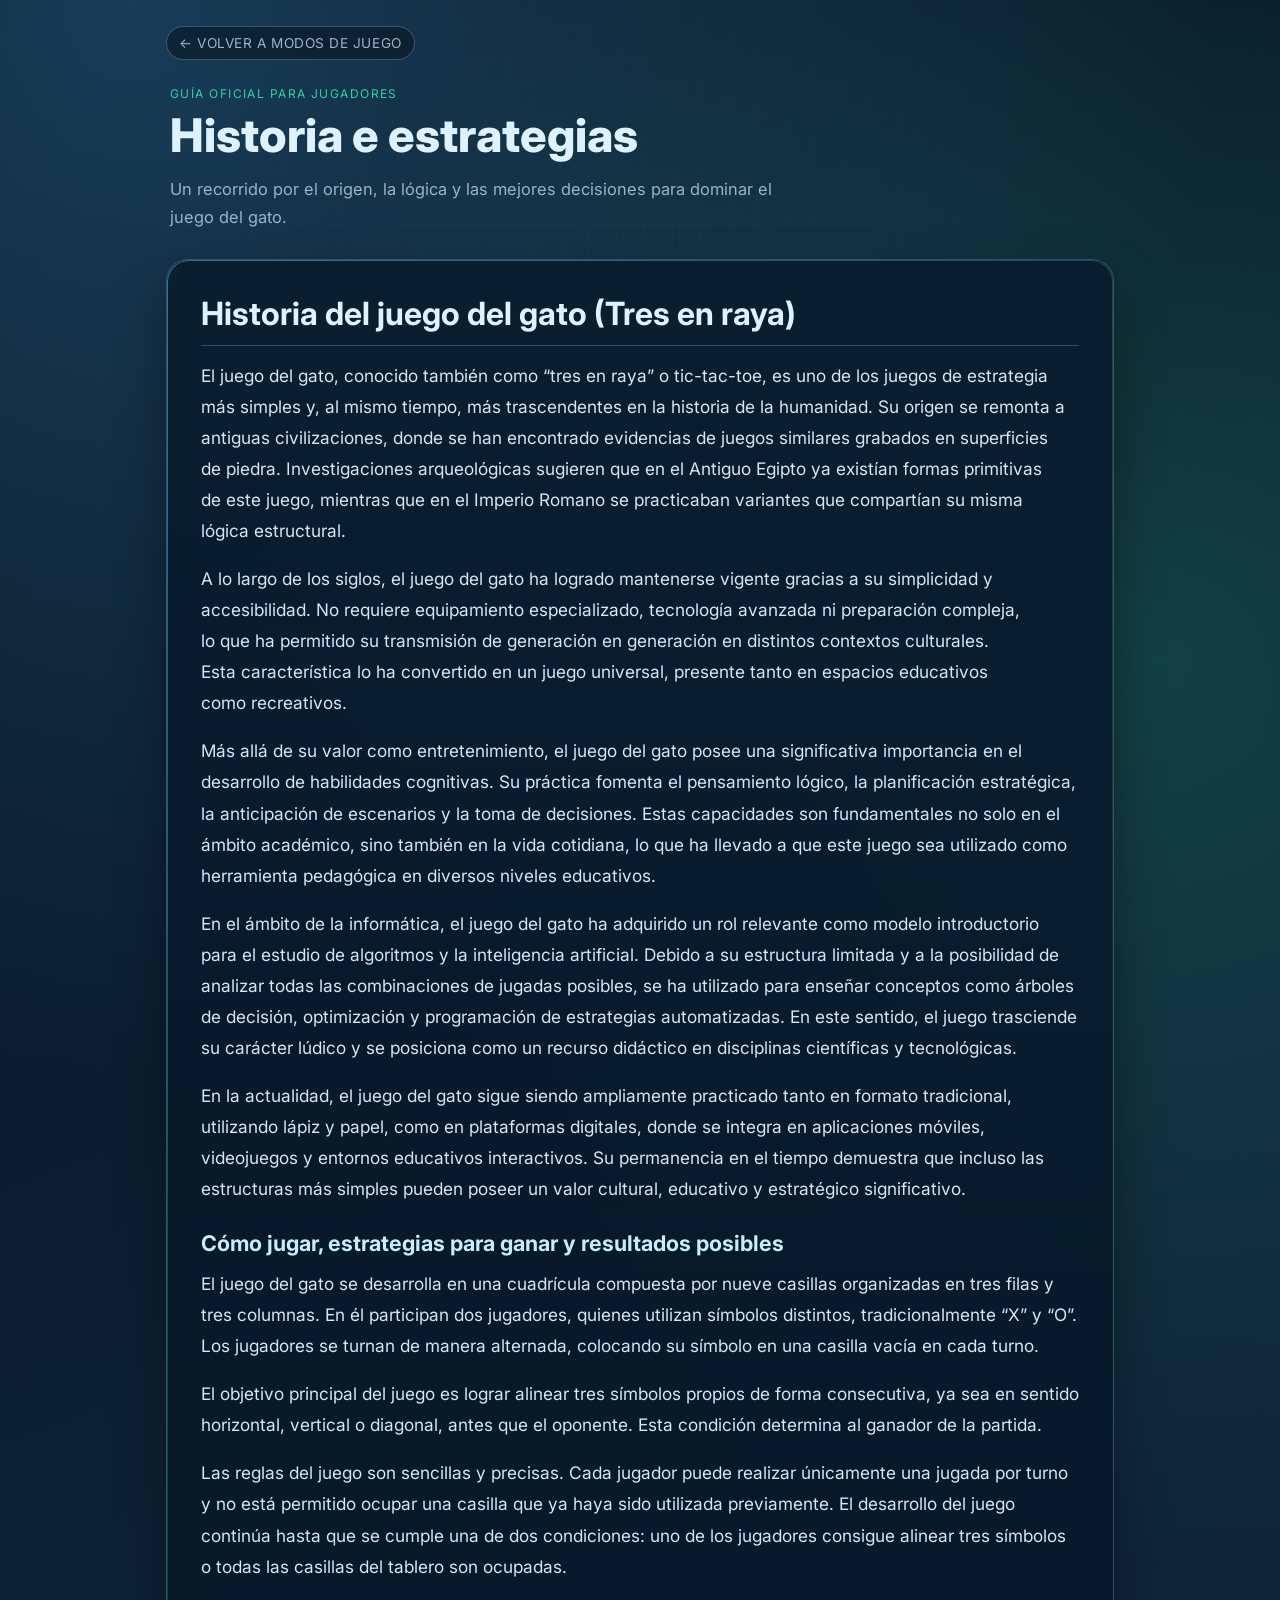
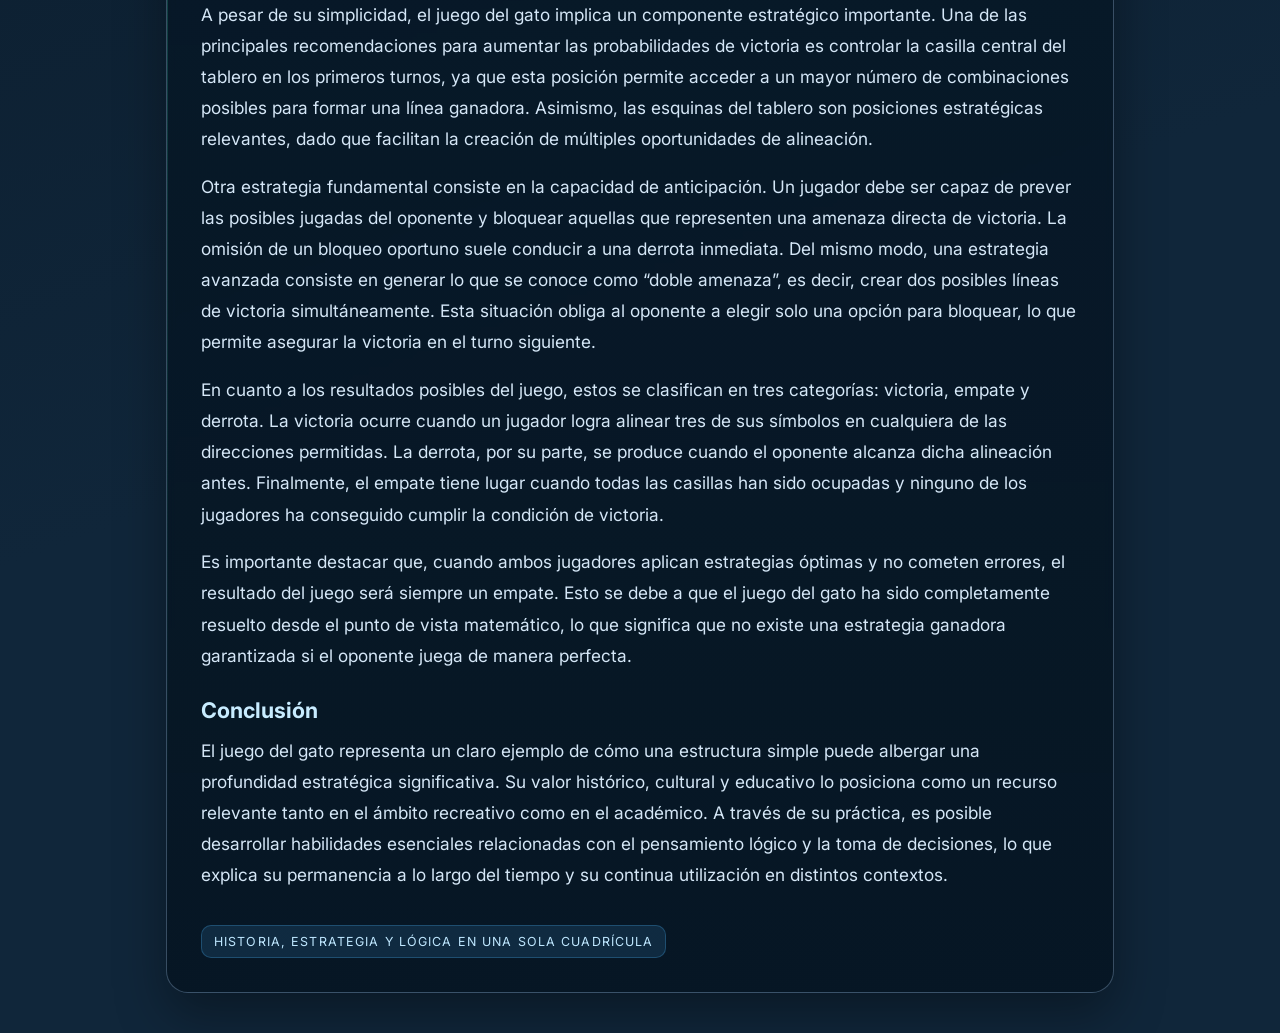
<file: historia.html>
<!DOCTYPE html>
<html lang="es">

<head>
    <meta charset="UTF-8">
    <meta name="viewport" content="width=device-width, initial-scale=1.0">
    <title>Historia e estrategias | Juego del Gato Pro</title>
    <link rel="preconnect" href="https://fonts.googleapis.com">
    <link rel="preconnect" href="https://fonts.gstatic.com" crossorigin>
    <link href="https://fonts.googleapis.com/css2?family=Inter:wght@400;500;600;700;800&display=swap" rel="stylesheet">
    <style>
        :root {
            --bg-1: #06131f;
            --bg-2: #10263a;
            --panel: rgba(5, 20, 33, 0.86);
            --panel-border: rgba(148, 182, 214, 0.35);
            --title: #dff2ff;
            --text: #d5e7f7;
            --muted: #9ab4c9;
            --accent: #4cb6ff;
            --accent-2: #33d1a4;
        }

        * {
            box-sizing: border-box;
        }

        body {
            margin: 0;
            min-height: 100vh;
            color: var(--text);
            font-family: 'Inter', sans-serif;
            background:
                radial-gradient(circle at 10% 0%, rgba(76, 182, 255, 0.25), transparent 38%),
                radial-gradient(circle at 90% 25%, rgba(51, 209, 164, 0.2), transparent 40%),
                linear-gradient(160deg, var(--bg-1) 0%, var(--bg-2) 70%);
            overflow-x: hidden;
        }

        .ambient-lines {
            position: fixed;
            inset: 0;
            background-image: linear-gradient(to right, rgba(255, 255, 255, 0.03) 1px, transparent 1px), linear-gradient(to bottom, rgba(255, 255, 255, 0.03) 1px, transparent 1px);
            background-size: 28px 28px;
            pointer-events: none;
            mask-image: radial-gradient(circle at center, rgba(0, 0, 0, 0.85), transparent 85%);
        }

        .page {
            width: min(100%, 980px);
            margin: 0 auto;
            padding: 26px 16px 40px;
            position: relative;
            z-index: 2;
        }

        .nav-back {
            display: inline-flex;
            align-items: center;
            gap: 8px;
            font-family: 'Inter', sans-serif;
            font-size: 0.85rem;
            letter-spacing: 0.04em;
            text-transform: uppercase;
            text-decoration: none;
            color: var(--muted);
            padding: 8px 12px;
            border-radius: 999px;
            border: 1px solid rgba(148, 182, 214, 0.35);
            background: rgba(6, 19, 31, 0.55);
            transition: color 0.25s ease, border-color 0.25s ease, transform 0.25s ease;
        }

        .nav-back:hover {
            color: var(--title);
            border-color: rgba(76, 182, 255, 0.6);
            transform: translateY(-1px);
        }

        .hero {
            margin-top: 18px;
            margin-bottom: 20px;
            padding: 8px 4px;
        }

        .eyebrow {
            margin: 0 0 8px;
            font-family: 'Inter', sans-serif;
            text-transform: uppercase;
            letter-spacing: 0.12em;
            font-size: 0.75rem;
            color: var(--accent-2);
        }

        h1 {
            margin: 0;
            font-family: 'Inter', sans-serif;
            font-weight: 800;
            font-size: clamp(1.8rem, 4vw, 2.9rem);
            line-height: 1.15;
            color: var(--title);
            text-wrap: balance;
        }

        .subtitle {
            max-width: 65ch;
            margin: 14px 0 0;
            color: var(--muted);
            font-size: 1.03rem;
            line-height: 1.65;
        }

        .story-card {
            position: relative;
            border-radius: 22px;
            border: 1px solid var(--panel-border);
            background: linear-gradient(180deg, rgba(9, 28, 45, 0.92), var(--panel));
            box-shadow: 0 22px 50px rgba(0, 0, 0, 0.34);
            padding: clamp(18px, 3vw, 34px);
            backdrop-filter: blur(4px);
        }

        .story-card::before {
            content: "";
            position: absolute;
            inset: 0;
            border-radius: inherit;
            padding: 1px;
            background: linear-gradient(130deg, rgba(76, 182, 255, 0.55), rgba(51, 209, 164, 0.28), transparent 65%);
            -webkit-mask: linear-gradient(#fff 0 0) content-box, linear-gradient(#fff 0 0);
            -webkit-mask-composite: xor;
            mask: linear-gradient(#fff 0 0) content-box, linear-gradient(#fff 0 0);
            mask-composite: exclude;
            pointer-events: none;
        }

        .story-card h2,
        .story-card h3 {
            font-family: 'Inter', sans-serif;
            color: var(--title);
            margin-top: 0;
        }

        .story-card h2 {
            font-size: clamp(1.3rem, 2.8vw, 2rem);
            margin-bottom: 14px;
            padding-bottom: 12px;
            border-bottom: 1px solid rgba(148, 182, 214, 0.32);
        }

        .story-card h3 {
            font-size: clamp(1.05rem, 2vw, 1.35rem);
            margin: 26px 0 12px;
            color: #c8ecff;
        }

        .story-card p {
            margin: 0 0 1.05rem;
            font-size: clamp(1rem, 1.5vw, 1.08rem);
            line-height: 1.8;
            color: var(--text);
            text-wrap: pretty;
        }

        .story-card p:last-child {
            margin-bottom: 0;
        }

        .tag-line {
            margin-top: 18px;
            display: inline-block;
            padding: 8px 12px;
            border-radius: 10px;
            background: rgba(76, 182, 255, 0.13);
            border: 1px solid rgba(76, 182, 255, 0.25);
            color: #bfe7ff;
            font-family: 'Inter', sans-serif;
            font-size: 0.78rem;
            text-transform: uppercase;
            letter-spacing: 0.09em;
        }

        @media (max-width: 700px) {
            .page {
                padding-top: 20px;
            }

            .story-card {
                border-radius: 16px;
            }
        }
    </style>
    <script async src="https://pagead2.googlesyndication.com/pagead/js/adsbygoogle.js?client=ca-pub-7065205760514282"
        crossorigin="anonymous"></script>
</head>

<body>
    <div class="ambient-lines" aria-hidden="true"></div>

    <main class="page">
        <a class="nav-back" href="index.html?view=modos" aria-label="Volver al menu de modos">← Volver a Modos de
            juego</a>

        <section class="hero" aria-labelledby="titulo-principal">
            <p class="eyebrow">Guía oficial para jugadores</p>
            <h1 id="titulo-principal">Historia e estrategias</h1>
            <p class="subtitle">Un recorrido por el origen, la lógica y las mejores decisiones para dominar el juego del
                gato.</p>
        </section>

        <article class="story-card" aria-label="Contenido educativo del juego del gato">
            <h2>Historia del juego del gato (Tres en raya)</h2>

            <p>El juego del gato, conocido también como “tres en raya” o tic-tac-toe, es uno de los juegos de estrategia
                más simples y, al mismo tiempo, más trascendentes en la historia de la humanidad. Su origen se remonta a
                antiguas civilizaciones, donde se han encontrado evidencias de juegos similares grabados en superficies
                de piedra. Investigaciones arqueológicas sugieren que en el Antiguo Egipto ya existían formas primitivas
                de este juego, mientras que en el Imperio Romano se practicaban variantes que compartían su misma lógica
                estructural.</p>

            <p>A lo largo de los siglos, el juego del gato ha logrado mantenerse vigente gracias a su simplicidad y
                accesibilidad. No requiere equipamiento especializado, tecnología avanzada ni preparación compleja, lo
                que ha permitido su transmisión de generación en generación en distintos contextos culturales. Esta
                característica lo ha convertido en un juego universal, presente tanto en espacios educativos como
                recreativos.</p>

            <p>Más allá de su valor como entretenimiento, el juego del gato posee una significativa importancia en el
                desarrollo de habilidades cognitivas. Su práctica fomenta el pensamiento lógico, la planificación
                estratégica, la anticipación de escenarios y la toma de decisiones. Estas capacidades son fundamentales
                no solo en el ámbito académico, sino también en la vida cotidiana, lo que ha llevado a que este juego
                sea utilizado como herramienta pedagógica en diversos niveles educativos.</p>

            <p>En el ámbito de la informática, el juego del gato ha adquirido un rol relevante como modelo introductorio
                para el estudio de algoritmos y la inteligencia artificial. Debido a su estructura limitada y a la
                posibilidad de analizar todas las combinaciones de jugadas posibles, se ha utilizado para enseñar
                conceptos como árboles de decisión, optimización y programación de estrategias automatizadas. En este
                sentido, el juego trasciende su carácter lúdico y se posiciona como un recurso didáctico en disciplinas
                científicas y tecnológicas.</p>

            <p>En la actualidad, el juego del gato sigue siendo ampliamente practicado tanto en formato tradicional,
                utilizando lápiz y papel, como en plataformas digitales, donde se integra en aplicaciones móviles,
                videojuegos y entornos educativos interactivos. Su permanencia en el tiempo demuestra que incluso las
                estructuras más simples pueden poseer un valor cultural, educativo y estratégico significativo.</p>

            <h3>Cómo jugar, estrategias para ganar y resultados posibles</h3>

            <p>El juego del gato se desarrolla en una cuadrícula compuesta por nueve casillas organizadas en tres filas
                y tres columnas. En él participan dos jugadores, quienes utilizan símbolos distintos, tradicionalmente
                “X” y “O”. Los jugadores se turnan de manera alternada, colocando su símbolo en una casilla vacía en
                cada turno.</p>

            <p>El objetivo principal del juego es lograr alinear tres símbolos propios de forma consecutiva, ya sea en
                sentido horizontal, vertical o diagonal, antes que el oponente. Esta condición determina al ganador de
                la partida.</p>

            <p>Las reglas del juego son sencillas y precisas. Cada jugador puede realizar únicamente una jugada por
                turno y no está permitido ocupar una casilla que ya haya sido utilizada previamente. El desarrollo del
                juego continúa hasta que se cumple una de dos condiciones: uno de los jugadores consigue alinear tres
                símbolos o todas las casillas del tablero son ocupadas.</p>

            <p>A pesar de su simplicidad, el juego del gato implica un componente estratégico importante. Una de las
                principales recomendaciones para aumentar las probabilidades de victoria es controlar la casilla central
                del tablero en los primeros turnos, ya que esta posición permite acceder a un mayor número de
                combinaciones posibles para formar una línea ganadora. Asimismo, las esquinas del tablero son posiciones
                estratégicas relevantes, dado que facilitan la creación de múltiples oportunidades de alineación.</p>

            <p>Otra estrategia fundamental consiste en la capacidad de anticipación. Un jugador debe ser capaz de prever
                las posibles jugadas del oponente y bloquear aquellas que representen una amenaza directa de victoria.
                La omisión de un bloqueo oportuno suele conducir a una derrota inmediata. Del mismo modo, una estrategia
                avanzada consiste en generar lo que se conoce como “doble amenaza”, es decir, crear dos posibles líneas
                de victoria simultáneamente. Esta situación obliga al oponente a elegir solo una opción para bloquear,
                lo que permite asegurar la victoria en el turno siguiente.</p>

            <p>En cuanto a los resultados posibles del juego, estos se clasifican en tres categorías: victoria, empate y
                derrota. La victoria ocurre cuando un jugador logra alinear tres de sus símbolos en cualquiera de las
                direcciones permitidas. La derrota, por su parte, se produce cuando el oponente alcanza dicha alineación
                antes. Finalmente, el empate tiene lugar cuando todas las casillas han sido ocupadas y ninguno de los
                jugadores ha conseguido cumplir la condición de victoria.</p>

            <p>Es importante destacar que, cuando ambos jugadores aplican estrategias óptimas y no cometen errores, el
                resultado del juego será siempre un empate. Esto se debe a que el juego del gato ha sido completamente
                resuelto desde el punto de vista matemático, lo que significa que no existe una estrategia ganadora
                garantizada si el oponente juega de manera perfecta.</p>

            <h3>Conclusión</h3>

            <p>El juego del gato representa un claro ejemplo de cómo una estructura simple puede albergar una
                profundidad estratégica significativa. Su valor histórico, cultural y educativo lo posiciona como un
                recurso relevante tanto en el ámbito recreativo como en el académico. A través de su práctica, es
                posible desarrollar habilidades esenciales relacionadas con el pensamiento lógico y la toma de
                decisiones, lo que explica su permanencia a lo largo del tiempo y su continua utilización en distintos
                contextos.</p>

            <span class="tag-line">Historia, estrategia y lógica en una sola cuadrícula</span>
        </article>
    </main>
</body>

</html>
</file>
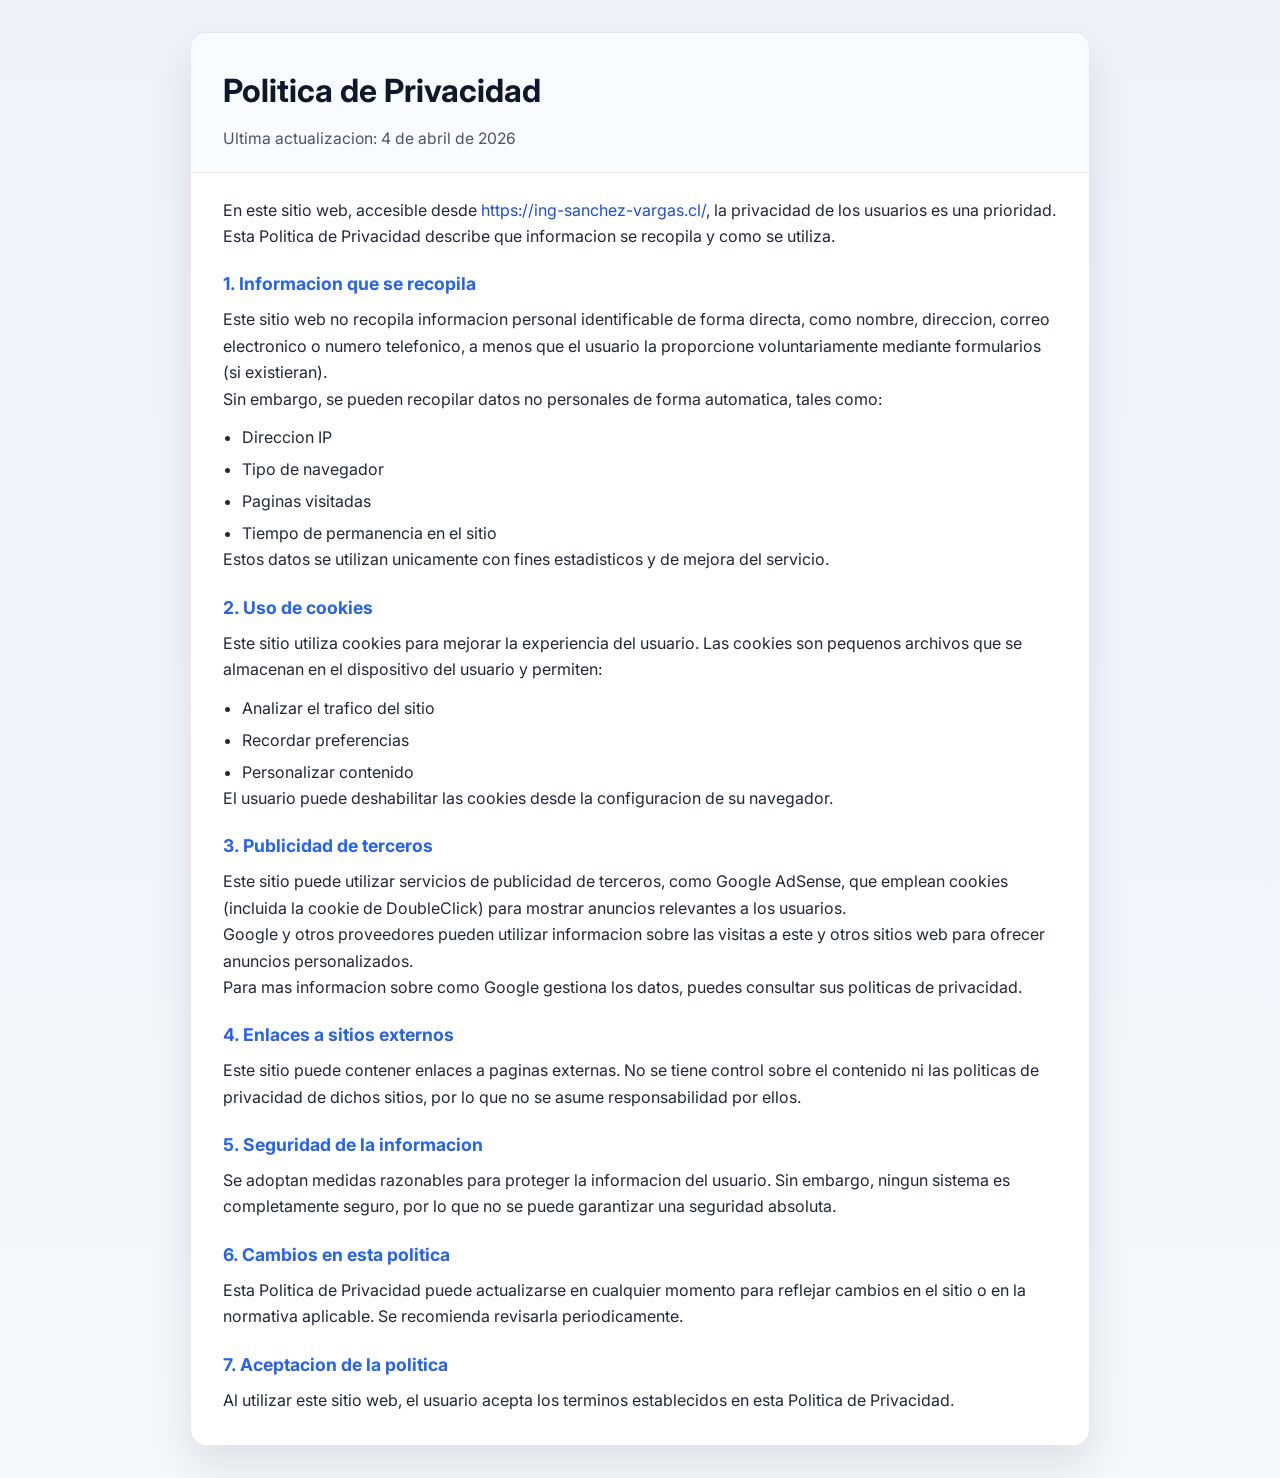
<file: privacidad.html>
<!DOCTYPE html>
<html lang="es">

<head>
    <meta charset="UTF-8">
    <meta name="viewport" content="width=device-width, initial-scale=1.0">
    <title>Politica de Privacidad | ing-sanchez-vargas.cl</title>
    <link rel="preconnect" href="https://fonts.googleapis.com">
    <link rel="preconnect" href="https://fonts.gstatic.com" crossorigin>
    <link href="https://fonts.googleapis.com/css2?family=Inter:wght@400;500;600;700;800&display=swap" rel="stylesheet">
    <style>
        :root {
            --bg: #f4f7fb;
            --card: #ffffff;
            --text: #1f2937;
            --muted: #4b5563;
            --border: #e5e7eb;
            --accent: #2563eb;
        }

        * {
            box-sizing: border-box;
        }

        body {
            margin: 0;
            font-family: 'Inter', sans-serif;
            color: var(--text);
            background: linear-gradient(180deg, #eef3fb 0%, var(--bg) 100%);
            line-height: 1.65;
        }

        .page {
            min-height: 100vh;
            display: flex;
            align-items: center;
            justify-content: center;
            padding: 2rem 1rem;
        }

        .policy-card {
            width: min(900px, 100%);
            background: var(--card);
            border: 1px solid var(--border);
            border-radius: 16px;
            box-shadow: 0 18px 40px rgba(15, 23, 42, 0.1);
            overflow: hidden;
        }

        .policy-header {
            padding: 2rem 2rem 1.25rem;
            border-bottom: 1px solid var(--border);
            background: #f8fbff;
        }

        .policy-header h1 {
            margin: 0 0 0.5rem;
            font-size: clamp(1.5rem, 2.8vw, 2rem);
            color: #0f172a;
        }

        .policy-header p {
            margin: 0;
            color: var(--muted);
            font-size: 0.98rem;
        }

        .policy-content {
            padding: 1.5rem 2rem 2rem;
        }

        .policy-content section+section {
            margin-top: 1.25rem;
        }

        h2 {
            margin: 0 0 0.5rem;
            font-size: 1.1rem;
            color: var(--accent);
        }

        p {
            margin: 0;
            color: var(--text);
        }

        ul {
            margin: 0.75rem 0 0;
            padding-left: 1.2rem;
            color: var(--text);
        }

        li+li {
            margin-top: 0.35rem;
        }

        .policy-link {
            color: #1d4ed8;
            text-decoration: none;
        }

        .policy-link:hover {
            text-decoration: underline;
        }

        @media (max-width: 768px) {
            .page {
                padding: 1rem 0.75rem;
            }

            .policy-header {
                padding: 1.25rem 1rem 1rem;
            }

            .policy-content {
                padding: 1.1rem 1rem 1.25rem;
            }
        }
    </style>
    <script async src="https://pagead2.googlesyndication.com/pagead/js/adsbygoogle.js?client=ca-pub-7065205760514282"
        crossorigin="anonymous"></script>
</head>

<body>
    <main class="page">
        <article class="policy-card" aria-labelledby="policy-title">
            <header class="policy-header">
                <h1 id="policy-title">Politica de Privacidad</h1>
                <p>Ultima actualizacion: 4 de abril de 2026</p>
            </header>

            <div class="policy-content">
                <section>
                    <p>
                        En este sitio web, accesible desde
                        <a class="policy-link" href="https://ing-sanchez-vargas.cl/" target="_blank"
                            rel="noopener noreferrer">https://ing-sanchez-vargas.cl/</a>,
                        la privacidad de los usuarios es una prioridad. Esta Politica de Privacidad describe que
                        informacion se recopila y como se utiliza.
                    </p>
                </section>

                <section>
                    <h2>1. Informacion que se recopila</h2>
                    <p>
                        Este sitio web no recopila informacion personal identificable de forma directa, como nombre,
                        direccion, correo electronico o numero telefonico, a menos que el usuario la proporcione
                        voluntariamente mediante formularios (si existieran).
                    </p>
                    <p>
                        Sin embargo, se pueden recopilar datos no personales de forma automatica, tales como:
                    </p>
                    <ul>
                        <li>Direccion IP</li>
                        <li>Tipo de navegador</li>
                        <li>Paginas visitadas</li>
                        <li>Tiempo de permanencia en el sitio</li>
                    </ul>
                    <p>
                        Estos datos se utilizan unicamente con fines estadisticos y de mejora del servicio.
                    </p>
                </section>

                <section>
                    <h2>2. Uso de cookies</h2>
                    <p>
                        Este sitio utiliza cookies para mejorar la experiencia del usuario. Las cookies son pequenos
                        archivos que se almacenan en el dispositivo del usuario y permiten:
                    </p>
                    <ul>
                        <li>Analizar el trafico del sitio</li>
                        <li>Recordar preferencias</li>
                        <li>Personalizar contenido</li>
                    </ul>
                    <p>
                        El usuario puede deshabilitar las cookies desde la configuracion de su navegador.
                    </p>
                </section>

                <section>
                    <h2>3. Publicidad de terceros</h2>
                    <p>
                        Este sitio puede utilizar servicios de publicidad de terceros, como Google AdSense, que
                        emplean cookies (incluida la cookie de DoubleClick) para mostrar anuncios relevantes a los
                        usuarios.
                    </p>
                    <p>
                        Google y otros proveedores pueden utilizar informacion sobre las visitas a este y otros sitios
                        web para ofrecer anuncios personalizados.
                    </p>
                    <p>
                        Para mas informacion sobre como Google gestiona los datos, puedes consultar sus politicas de
                        privacidad.
                    </p>
                </section>

                <section>
                    <h2>4. Enlaces a sitios externos</h2>
                    <p>
                        Este sitio puede contener enlaces a paginas externas. No se tiene control sobre el contenido
                        ni las politicas de privacidad de dichos sitios, por lo que no se asume responsabilidad por
                        ellos.
                    </p>
                </section>

                <section>
                    <h2>5. Seguridad de la informacion</h2>
                    <p>
                        Se adoptan medidas razonables para proteger la informacion del usuario. Sin embargo, ningun
                        sistema es completamente seguro, por lo que no se puede garantizar una seguridad absoluta.
                    </p>
                </section>

                <section>
                    <h2>6. Cambios en esta politica</h2>
                    <p>
                        Esta Politica de Privacidad puede actualizarse en cualquier momento para reflejar cambios en el
                        sitio o en la normativa aplicable. Se recomienda revisarla periodicamente.
                    </p>
                </section>

                <section>
                    <h2>7. Aceptacion de la politica</h2>
                    <p>
                        Al utilizar este sitio web, el usuario acepta los terminos establecidos en esta Politica de
                        Privacidad.
                    </p>
                </section>
            </div>
        </article>
    </main>
</body>

</html>
</file>
